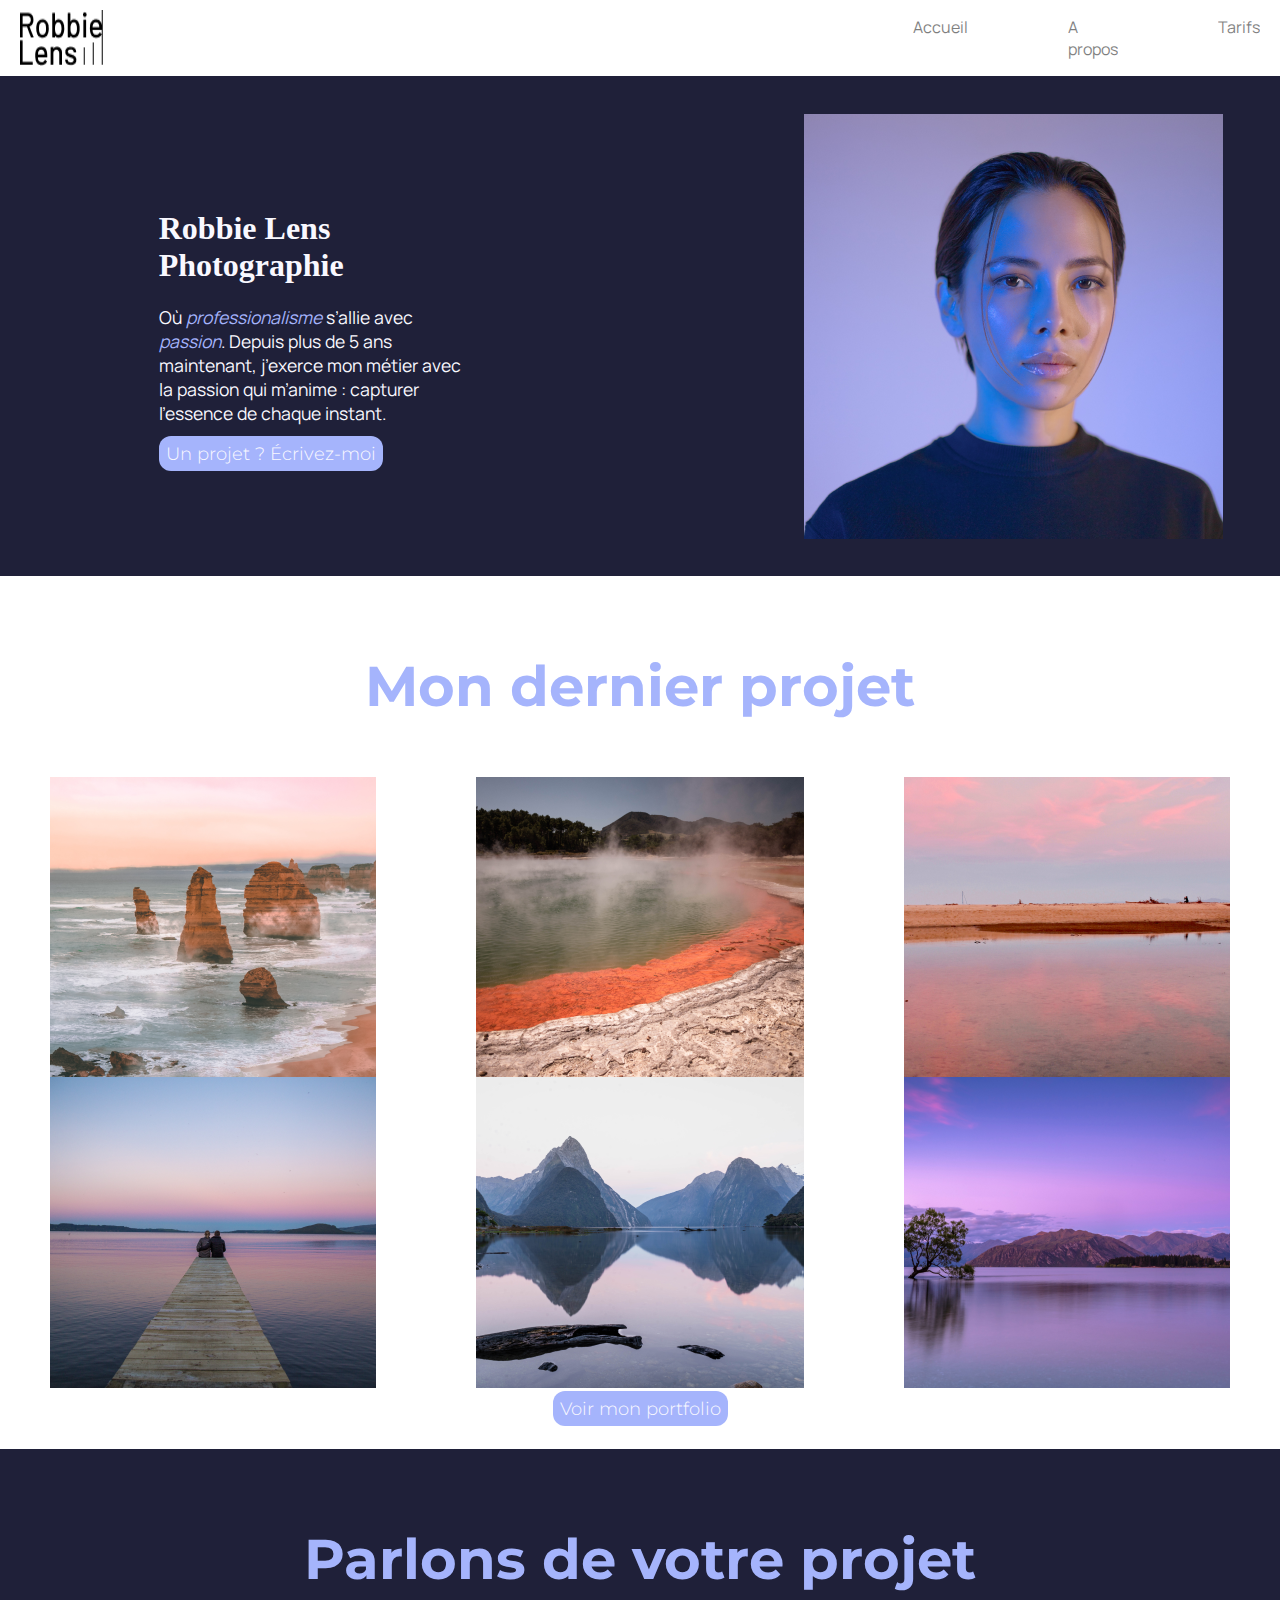
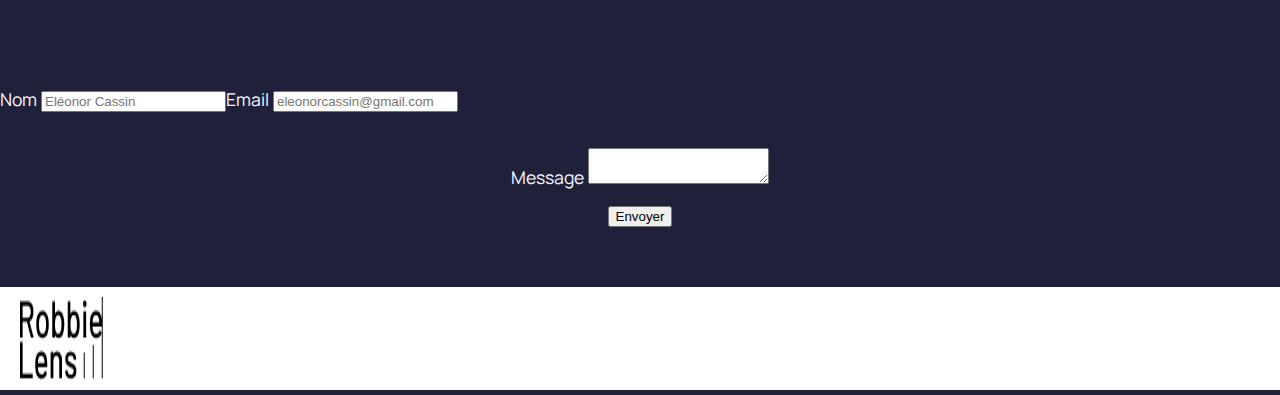
<file: index.html>
<html lang="en">
<head>
    <meta charset="UTF-8">
    <meta name="viewport" content="width=device-width, initial-scale=1.0">
    <title>Accueil – Robbie Lens Photographie</title>
    <link rel="stylesheet" href="style.css">
    <link rel="preconnect" href="https://fonts.googleapis.com">
    <link rel="preconnect" href="https://fonts.gstatic.com" crossorigin>
    <link href="https://fonts.googleapis.com/css2?family=Montserrat:ital,wght@0,100..900;1,100..900&display=swap"
    <link rel="preconnect" href="https://fonts.googleapis.com">
    <link rel="preconnect" href="https://fonts.gstatic.com" crossorigin>
    <link href="https://fonts.googleapis.com/css2?family=Manrope:wght@200..800&family=Montserrat:ital,wght@0,100..900;1,100..900&display=swap" rel="stylesheet"> 
</head>
<body>
    
    <header class="nav">
        <img src="images/logo.png" alt="Logo">
        <ul>
            <li><a href="index.html">Accueil</a></li>
            <li><a href="a-propos.html">A propos</a></li>
            <li><a href="tarifs.html">Tarifs</a></li>
            <li><a href="portfolio.html">Portfolio</a></li>
        </ul>
    </header>
    <main>
        <section id="section1">
            <div class="content">
                <h1>Robbie Lens Photographie</h1>
                <p>Où <em class=" keywords">professionalisme</em> s’allie avec <em class=" keywords">passion</em>. Depuis plus de 5 ans maintenant, j’exerce mon métier avec la passion qui m’anime : capturer l’essence de chaque instant.</p>
                <a href="#" class="utillinks">Un projet ? Écrivez-moi</a>
    
            </div>
            <div>
                <img src="images/robbie-lens.png" alt="Picture of Robbie-Lens"/>
            </div>
        </section>
        <section id="section2">
            <h2>Mon dernier projet</h2>
            <div class="image_container">
                <div><img src="images/accueil/element-1.png" alt="element1"></div>
                <div><img src="images/accueil/element-2.png" alt="element1"></div>
                <div><img src="images/accueil/element-3.png" alt="element1"></div>
                <div><img src="images/accueil/element-4.png" alt="element1"></div>
                <div><img src="images/accueil/element-5.png" alt="element1"></div>
                <div><img src="images/accueil/element-6.png" alt="element1"></div>
            </div>
            <a href="#" class="utillinks">Voir mon portfolio</a>

        </section>
        <section id="section3">
            <h2>Parlons de votre projet</h2>
            <form id="cred_form" method="get" action="">
                <div id="credentials">
                    <p>
                        <label for="name">Nom</label>
                        <input name="name" type="text" placeholder="Eléonor Cassin">
                    </p>
                    <p>
                        <label for="email">Email</label>
                        <input name="name" type="email" placeholder="eleonorcassin@gmail.com">
                    </p>
                </div>
                <div>
                    <p>
                        <label for="message">Message</label>
                        <textarea name="message" id="message"></textarea>
                    
                    </p>
                </div>
                <input type="submit" value="Envoyer">
            </form>
        </section>
    </main>
    
    
    <footer class="nav">
        <img src="images/logo.png" alt="logo">
        <div>
            <a href="https://twitter.com/"><img src="images/twitter.png" title="Logo de Twiiter"alt="Twitter"/></a>
            <a href="https://www.instagram.com/"><img src="images/instagram.png" title="Logo de Instagram" alt="Instagram"/></a>
        </div>
    <footer/>
</body>
</html>
</file>
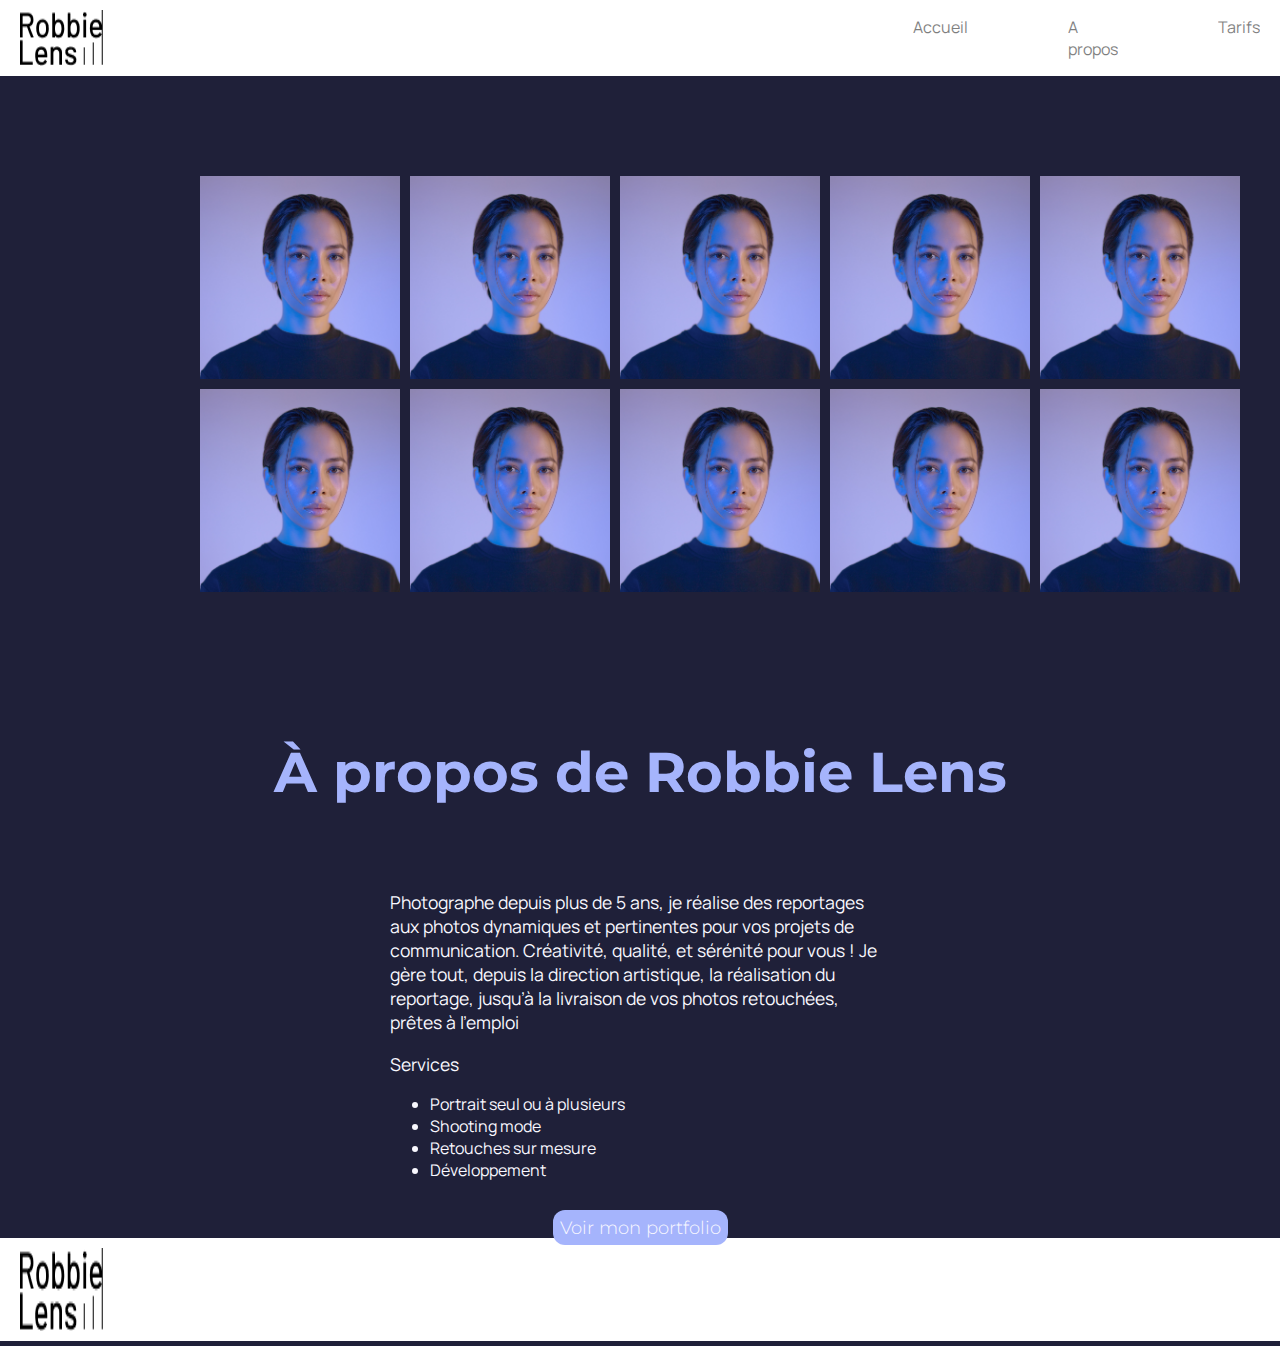
<file: a-propos.html>
<html lang="en">
<head>
    <meta charset="UTF-8">
    <meta name="viewport" content="width=device-width, initial-scale=1.0">
    <title>À propos de Robbie Lens</title>
    <link rel="stylesheet" href="style.css">
    <link rel="preconnect" href="https://fonts.googleapis.com">
    <link rel="preconnect" href="https://fonts.gstatic.com" crossorigin>
    <link href="https://fonts.googleapis.com/css2?family=Montserrat:ital,wght@0,100..900;1,100..900&display=swap" rel="stylesheet">
    <link rel="preconnect" href="https://fonts.googleapis.com">
    <link rel="preconnect" href="https://fonts.gstatic.com" crossorigin>
    <link href="https://fonts.googleapis.com/css2?family=Manrope:wght@200..800&family=Montserrat:ital,wght@0,100..900;1,100..900&display=swap" rel="stylesheet">
    <!-- Importer les deux polices principales du projet avec Google Font : Montserrat et Manrope -->
</head>
<body>
    <header class="nav">
        <img src="images/logo.png" alt="Logo">
        <ul>
            <li><a href="index.html">Accueil</a></li>
            <li><a href="a-propos.html">A propos</a></li>
            <li><a href="tarifs.html">Tarifs</a></li>
            <li><a href="portfolio.html">Portfolio</a></li>
        </ul>
    </header>
    <main>
        <section id="repetition">
            <div><img src="images/robbie-lens.png" alt="Robbie Lens"></div>
            <div><img src="images/robbie-lens.png" alt="Robbie Lens"></div>
            <div><img src="images/robbie-lens.png" alt="Robbie Lens"></div>
            <div><img src="images/robbie-lens.png" alt="Robbie Lens"></div>
            <div><img src="images/robbie-lens.png" alt="Robbie Lens"></div>
            <div><img src="images/robbie-lens.png" alt="Robbie Lens"></div>
            <div><img src="images/robbie-lens.png" alt="Robbie Lens"></div>
            <div><img src="images/robbie-lens.png" alt="Robbie Lens"></div>
            <div><img src="images/robbie-lens.png" alt="Robbie Lens"></div>
            <div><img src="images/robbie-lens.png" alt="Robbie Lens"></div>

        </section>
        <section class="services">
            <h2>À propos de Robbie Lens</h2>
            <div>
                <p>Photographe depuis plus de 5 ans, je réalise des reportages aux photos dynamiques et pertinentes pour vos projets de communication. Créativité, qualité, et sérénité pour vous ! Je gère tout, depuis la direction artistique, la réalisation du reportage, jusqu’à la livraison de vos photos retouchées, prêtes à l’emploi</p>
                <p class="competences">
                    <span>Services</span>
                    <ul>
                        <li>Portrait seul ou à plusieurs</li>
                        <li>Shooting mode</li>
                        <li>Retouches sur mesure</li>
                        <li>Développement</li>
                    </ul>
                </>
            </div>
    <a href="#" class="utillinks">Voir mon portfolio</a>

        </section>
    </main>
    <footer class="nav">
        <img src="images/logo.png" alt="logo">
        <div>
            <a href="https://twitter.com/"><img src="images/twitter.png" title="Logo de Twiiter"alt="Twitter"/></a>
            <a href="https://www.instagram.com/"><img src="images/instagram.png" title="Logo de Instagram" alt="Instagram"/></a>
        </div>
    <footer/>
    


</body>
</html>
</file>
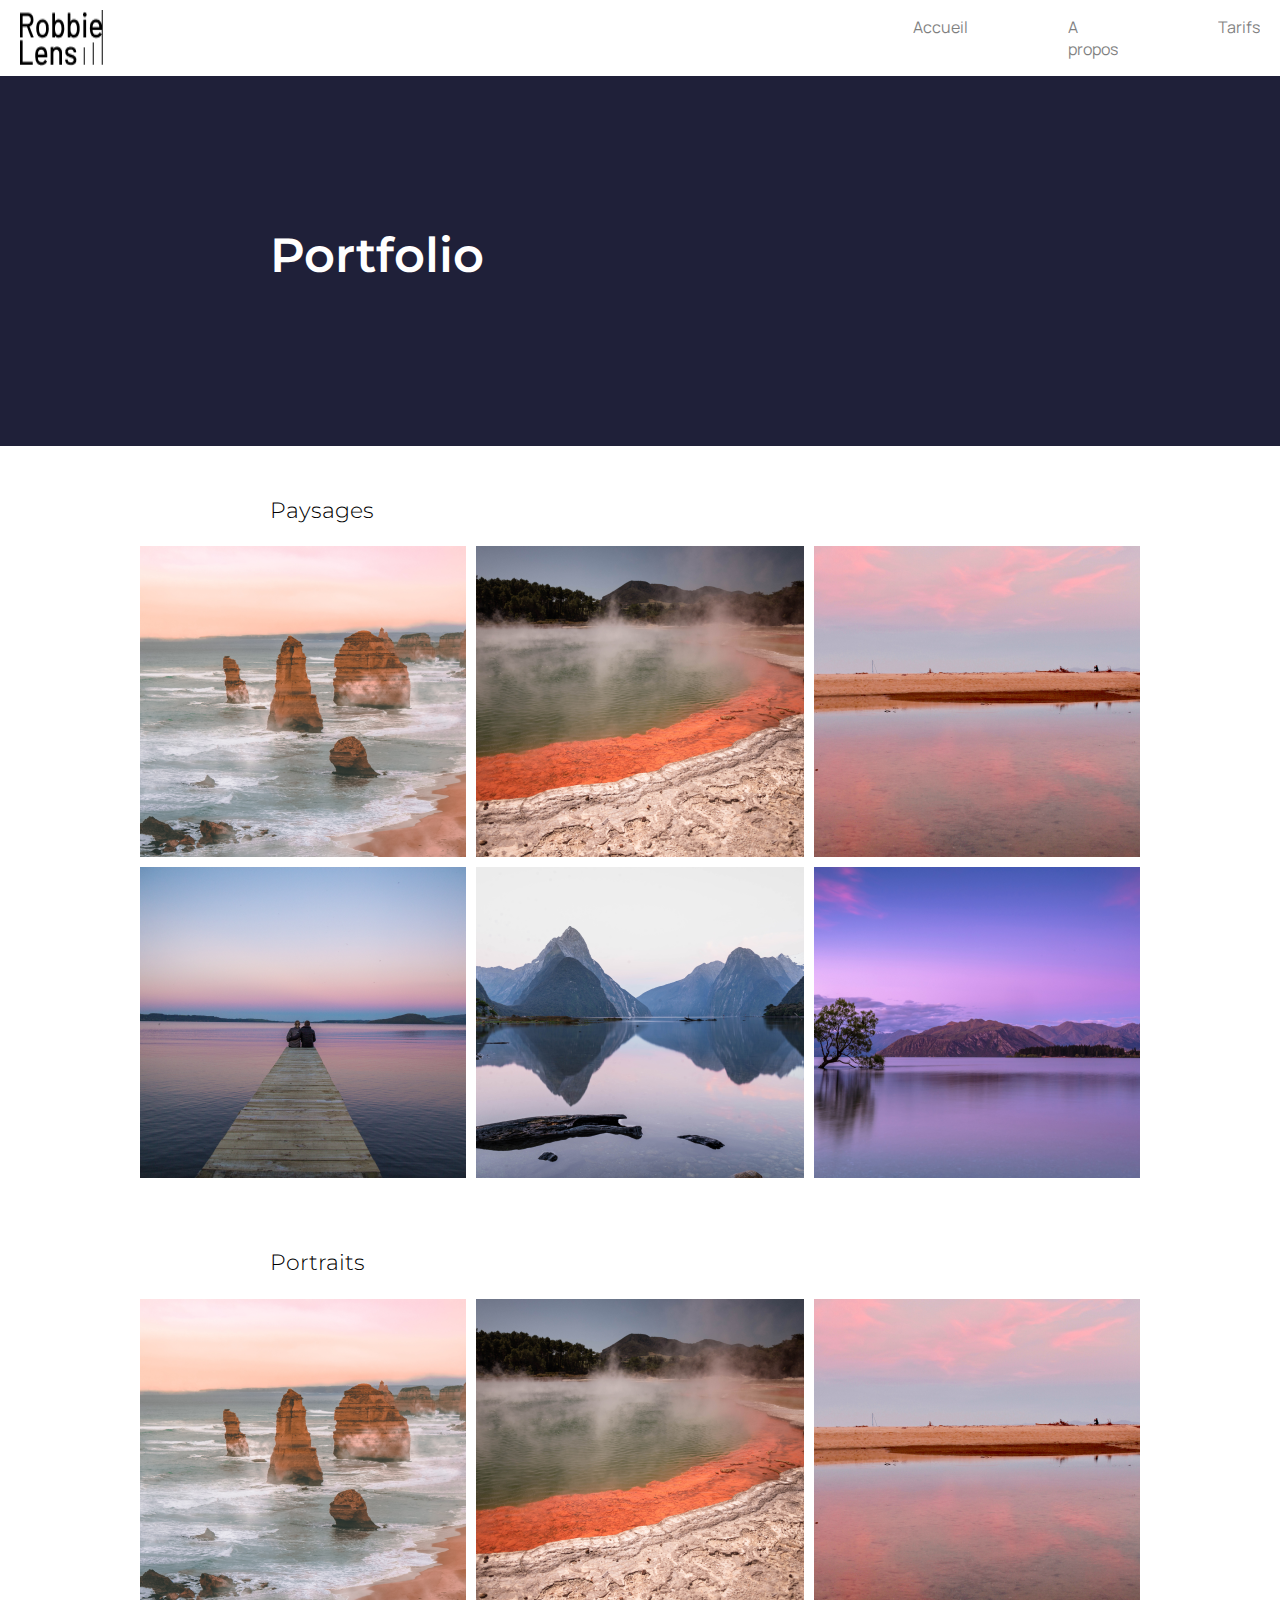
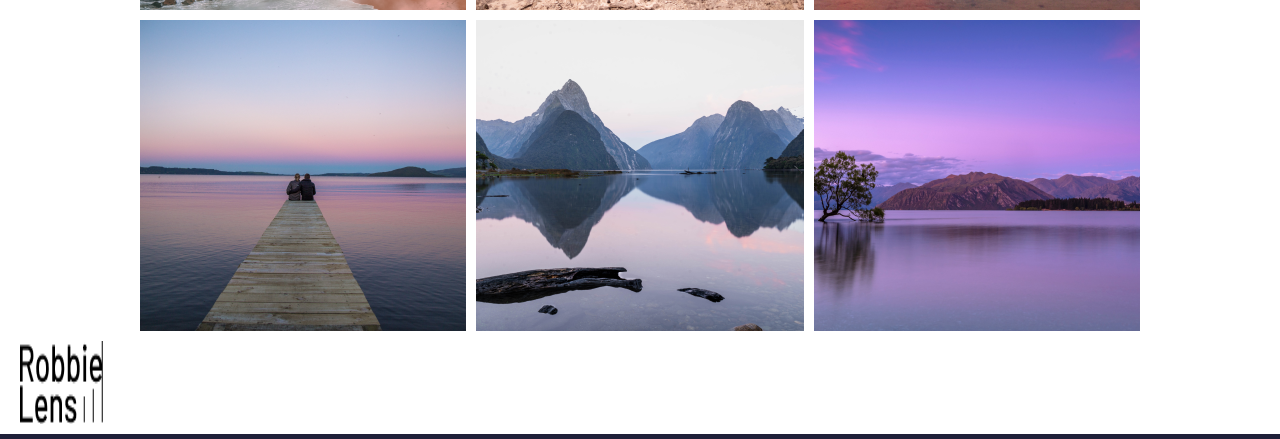
<file: portfolio.html>
<html lang="en">
<head>
    <meta charset="UTF-8">
    <meta name="viewport" content="width=device-width, initial-scale=1.0">
    <title>Accueil – Robbie Lens Photographie</title>
    <link rel="stylesheet" href="style.css">
    <link rel="preconnect" href="https://fonts.googleapis.com">
    <link rel="preconnect" href="https://fonts.gstatic.com" crossorigin>
    <link href="https://fonts.googleapis.com/css2?family=Montserrat:ital,wght@0,100..900;1,100..900&display=swap"
    <link rel="preconnect" href="https://fonts.googleapis.com">
    <link rel="preconnect" href="https://fonts.gstatic.com" crossorigin>
    <link href="https://fonts.googleapis.com/css2?family=Manrope:wght@200..800&family=Montserrat:ital,wght@0,100..900;1,100..900&display=swap" rel="stylesheet"> 
</head>
<body>
    
    <header class="nav">
        <img src="images/logo.png" alt="Logo">
        <ul>
            <li><a href="index.html">Accueil</a></li>
            <li><a href="a-propos.html">A propos</a></li>
            <li><a href="tarifs.html">Tarifs</a></li>
            <li><a href="portfolio.html">Portfolio</a></li>
        </ul>
    </header>
    <main>
        <section id="portfolio">
            <p>Portfolio</p>
        </section>
        <section id="section2P">
            <h3 class="topic">Paysages</h3>
            <div class="portraits">
                <div><img src="images/accueil/element-1.png" alt="element1"></div>
                <div><img src="images/accueil/element-2.png" alt="element1"></div>
                <div><img src="images/accueil/element-3.png" alt="element1"></div>
                <div><img src="images/accueil/element-4.png" alt="element1"></div>
                <div><img src="images/accueil/element-5.png" alt="element1"></div>
                <div><img src="images/accueil/element-6.png" alt="element1"></div>
            </div>
            <h3 class="topic">Portraits</h3>
            <div class="portraits">
                <div><img src="images/accueil/element-1.png" alt="element1"></div>
                <div><img src="images/accueil/element-2.png" alt="element1"></div>
                <div><img src="images/accueil/element-3.png" alt="element1"></div>
                <div><img src="images/accueil/element-4.png" alt="element1"></div>
                <div><img src="images/accueil/element-5.png" alt="element1"></div>
                <div><img src="images/accueil/element-6.png" alt="element1"></div>
            </div>
            

        </section>
       
    </main>
    
    
    <footer class="nav">
        <img src="images/logo.png" alt="logo">
        <div>
            <a href="https://twitter.com/"><img src="images/twitter.png" title="Logo de Twiiter"alt="Twitter"/></a>
            <a href="https://www.instagram.com/"><img src="images/instagram.png" title="Logo de Instagram" alt="Instagram"/></a>
        </div>
    <footer/>
</body>
</html>
</file>
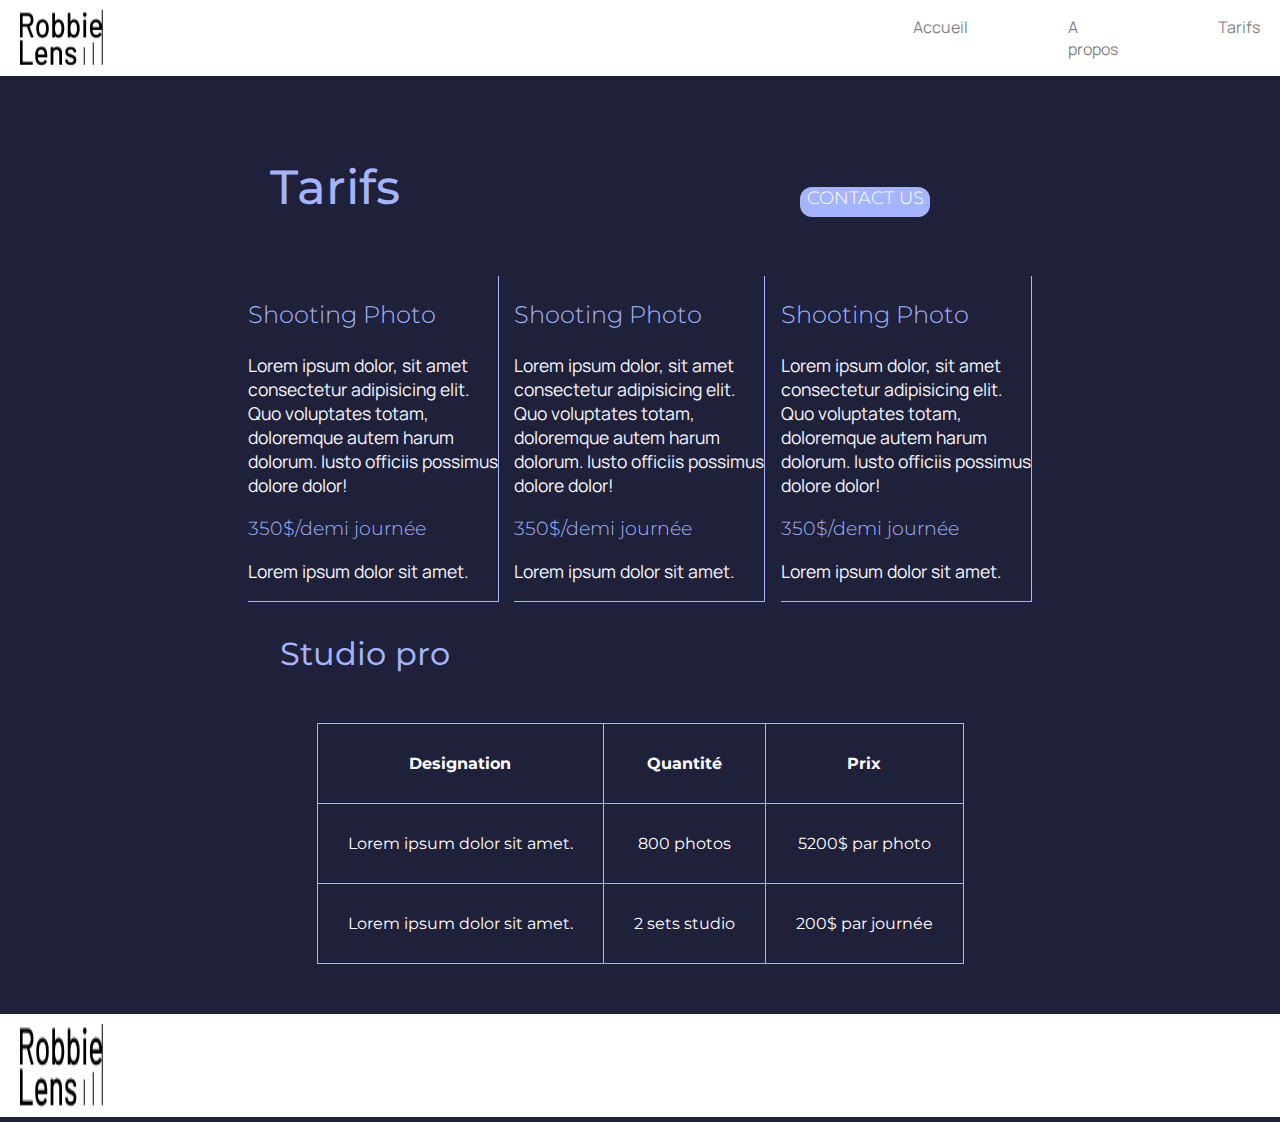
<file: tarifs.html>
<html lang="en">
<head>
    <meta charset="UTF-8">
    <meta name="viewport" content="width=device-width, initial-scale=1.0">
    <title>Accueil – Robbie Lens Photographie</title>
    <link rel="stylesheet" href="style.css">
    <link rel="preconnect" href="https://fonts.googleapis.com">
    <link rel="preconnect" href="https://fonts.gstatic.com" crossorigin>
    <link href="https://fonts.googleapis.com/css2?family=Montserrat:ital,wght@0,100..900;1,100..900&display=swap"
    <link rel="preconnect" href="https://fonts.googleapis.com">
    <link rel="preconnect" href="https://fonts.gstatic.com" crossorigin>
    <link href="https://fonts.googleapis.com/css2?family=Manrope:wght@200..800&family=Montserrat:ital,wght@0,100..900;1,100..900&display=swap" rel="stylesheet"> 
</head>
<body>
    
    <header class="nav">
        <img src="images/logo.png" alt="Logo">
        <ul>
            <li><a href="index.html">Accueil</a></li>
            <li><a href="a-propos.html">A propos</a></li>
            <li><a href="tarifs.html">Tarifs</a></li>
            <li><a href="portfolio.html">Portfolio</a></li>
        </ul>
    </header>
    <main>
        <section id="tarifs">
            <p id="p1">Tarifs</p>
            <p id="p2">CONTACT US</p>
        </section>
        <section id="section2T">
            <div class="tarif">
                <p class="titl">Shooting Photo</p>
                <p>Lorem ipsum dolor, sit amet consectetur adipisicing elit. Quo voluptates totam, doloremque autem harum dolorum. Iusto officiis possimus dolore dolor!</p>
                <p class="price">350$/demi journée</p>
                <p>Lorem ipsum dolor sit amet.</p>
            </div>
            <div class="tarif">
                <p class="titl">Shooting Photo</p>
                <p>Lorem ipsum dolor, sit amet consectetur adipisicing elit. Quo voluptates totam, doloremque autem harum dolorum. Iusto officiis possimus dolore dolor!</p>
                <p class="price">350$/demi journée</p>
                <p>Lorem ipsum dolor sit amet.</p>
            </div><div class="tarif">
                <p class="titl">Shooting Photo</p>
                <p>Lorem ipsum dolor, sit amet consectetur adipisicing elit. Quo voluptates totam, doloremque autem harum dolorum. Iusto officiis possimus dolore dolor!</p>
                <p class="price">350$/demi journée</p>
                <p>Lorem ipsum dolor sit amet.</p>
            </div>

        </section>
        <section id="section3T">
            <p>Studio pro</p>
            <table>
                <tr>
                    <th>Designation</th>
                    <th>Quantité</th>
                    <th>Prix</th>
                </tr>
                <tr>
                    <td>Lorem ipsum dolor sit amet.</td>
                    <td>800 photos</td>
                    <td>5200$ par photo</td>
                </tr>
                <tr>
                    <td>Lorem ipsum dolor sit amet.</td>
                    <td>2 sets studio</td>
                    <td>200$ par journée</td>
                </tr>
            </table>
        </section>
       
    </main>
    
    
    <footer class="nav">
        <img src="images/logo.png" alt="logo">
        <div>
            <a href="https://twitter.com/"><img src="images/twitter.png" title="Logo de Twiiter"alt="Twitter"/></a>
            <a href="https://www.instagram.com/"><img src="images/instagram.png" title="Logo de Instagram" alt="Instagram"/></a>
        </div>
    <footer/>
</body>
</html>
</file>
<file: style.css>
body{
    background-color:   #1F2039;
    margin: 0;
}
nav a{
    color: #242424;
}
header, header ul{
    list-style: none;
    display: flex;
    flex-direction: row;
}
header ul{
    margin-left: 700px;

}
header li{
    margin: 0px 50px;
}
header img{
    margin: 10px 20px;
}
p,ul,h1{
    color: #F9F8FF;
}
a {
    color: black;
    font-size: 1em;
    font-family: Manrope;
    text-decoration: none;
}
a:hover{
    text-decoration: underline;
}
.keywords {
    color: #A5B4FC;
}
h2{
    font-size: 3.5em;
    color: #A5B4FC;
    font-family: Montserrat;
}
p{
    font-size: 1.1em;
    font-family: Manrope;
}
li{
    font-size: 1em;
    font-family: Manrope;
}
.nav{
    background-color: white;
}
.nav a{
    opacity: 0.5;
}
.utillinks{
    color: #F9F8FF;
    width:150px;
    height:50px;
    background-color: #A5B4FC;
    font-size: 1.1em;
    border-radius: 12px;
    font-family: Montserrat;
    font-weight: 300;
    text-align: center;
    padding: 7px;

}
.competences{
    border-right: 1px #8e86b5  ;
}
#section1{
    display: grid;
    grid-template-columns: 1fr 1fr;
    grid-template-rows: 500px;
    grid-gap: 10px;

}
#section1 div{
    width: 50%;
    margin: auto;
    padding: 30px
}
#section2{
    background-color: white;
    padding: 30px 0px;
    text-align: center;

}
.image_container{
    display: grid;
    grid-template-columns: 1fr 1fr 1fr;
    grid-template-rows: 300px;

}
.image_container div{
    margin: 10px 10px;
}
#section3{
    padding: 30px 0px;
    text-align: center;
}
#section3 form{
    margin: auto;
    text-align: center;
    padding: 30px 0px;


}
#cred_form{
    
}
#credentials{
    display: flex;
    flex-direction: row;
}
footer{
    display: flex;
}
footer img{
    margin: 10px 20px;
}
footer div{
    margin-left: 1200px;
}
/*A prpos*/
#repetition{
    display: grid;
    grid-template-columns: 1fr 1fr 1fr 1fr 1fr;
    grid-gap: 10px;
    padding: 100px 200px;
    margin: auto;
}
#repetition img{
    width: 200px;
}
.services{
    text-align: center;
}
.services div{
    text-align: left;
    width: 500px;
    padding: 20px;
    margin: auto;
}
/*Portfolio*/
#portfolio{
    height: 200px;
}
#portfolio p{
    margin-left: 270px;
    margin-top: 150px;
    padding-top: 0px;
    color: white;
    font-size: 3em;
    font-family: Montserrat;
    font-weight: 600;
    text-decoration: none;
}
.portraits{
    display: grid;
    grid-template-columns: 1fr 1fr 1fr ;
    grid-gap: 10px;
    margin: auto;
    width: 1000px;

}
#section2P{
    background-color: white;
}
#section2P h3{
    margin-left: 270px;
    margin-top: 20px;
    padding-top: 50px;
    color: black;
    font-size: 1.4em;
    font-family: Montserrat;
    font-weight: 300;
    text-decoration: none;
}
/*Tarifs*/
#tarifs{
    height: 200px;
    display: flex;
    align-items: center;
}
#p1{
    margin-left: 270px;
    margin-top: 20px;
    padding-top: 50px;
    color: #A5B4FC;
    font-size: 3em;
    font-family: Montserrat;
    font-weight: 500;
    text-decoration: none;

}
#p2{
    width:130px;
    height:30px;
    margin-left: 400px;
    margin-top: 70px;
    color: white;
    background-color: #A5B4FC;
    border-radius: 12px;
    font-size: 1.1em;
    font-family: Montserrat;
    font-weight: 300;
    text-align: center;
}
#section2T{
    display: flex;
    margin: 0px 240px;
}
.tarif{
    width: 250px;
    margin: auto;
    border-bottom: 1px solid #A5B4FC ;
    border-right: 1px solid #A5B4FC;

}
.titl{
    color: #A5B4FC;
    font-size: 1.5em;
    font-family: Montserrat;
    font-weight: 300;
}
.price{
    color: #A5B4FC;
    font-size: 1.2em;
    font-family: Montserrat;
    font-weight: 300;
}
#section3T{
    margin: 0px 240px;
    color: white;
    font-family: Montserrat;
    font-weight: 300;
}
#section3T table{
    margin: 50px auto;
    padding:70px ;
    border-collapse: collapse;
}
#section3T p{
    color: #A5B4FC;
    font-size: 2em;
    margin-left: 40px;
    font-family: Montserrat;
    font-weight: 450;
}
#section3T th, #section3T td{
    color: white;
    text-align:center;
    border: 1px solid #A5B4FC;
    padding: 30px;
}
</file>
